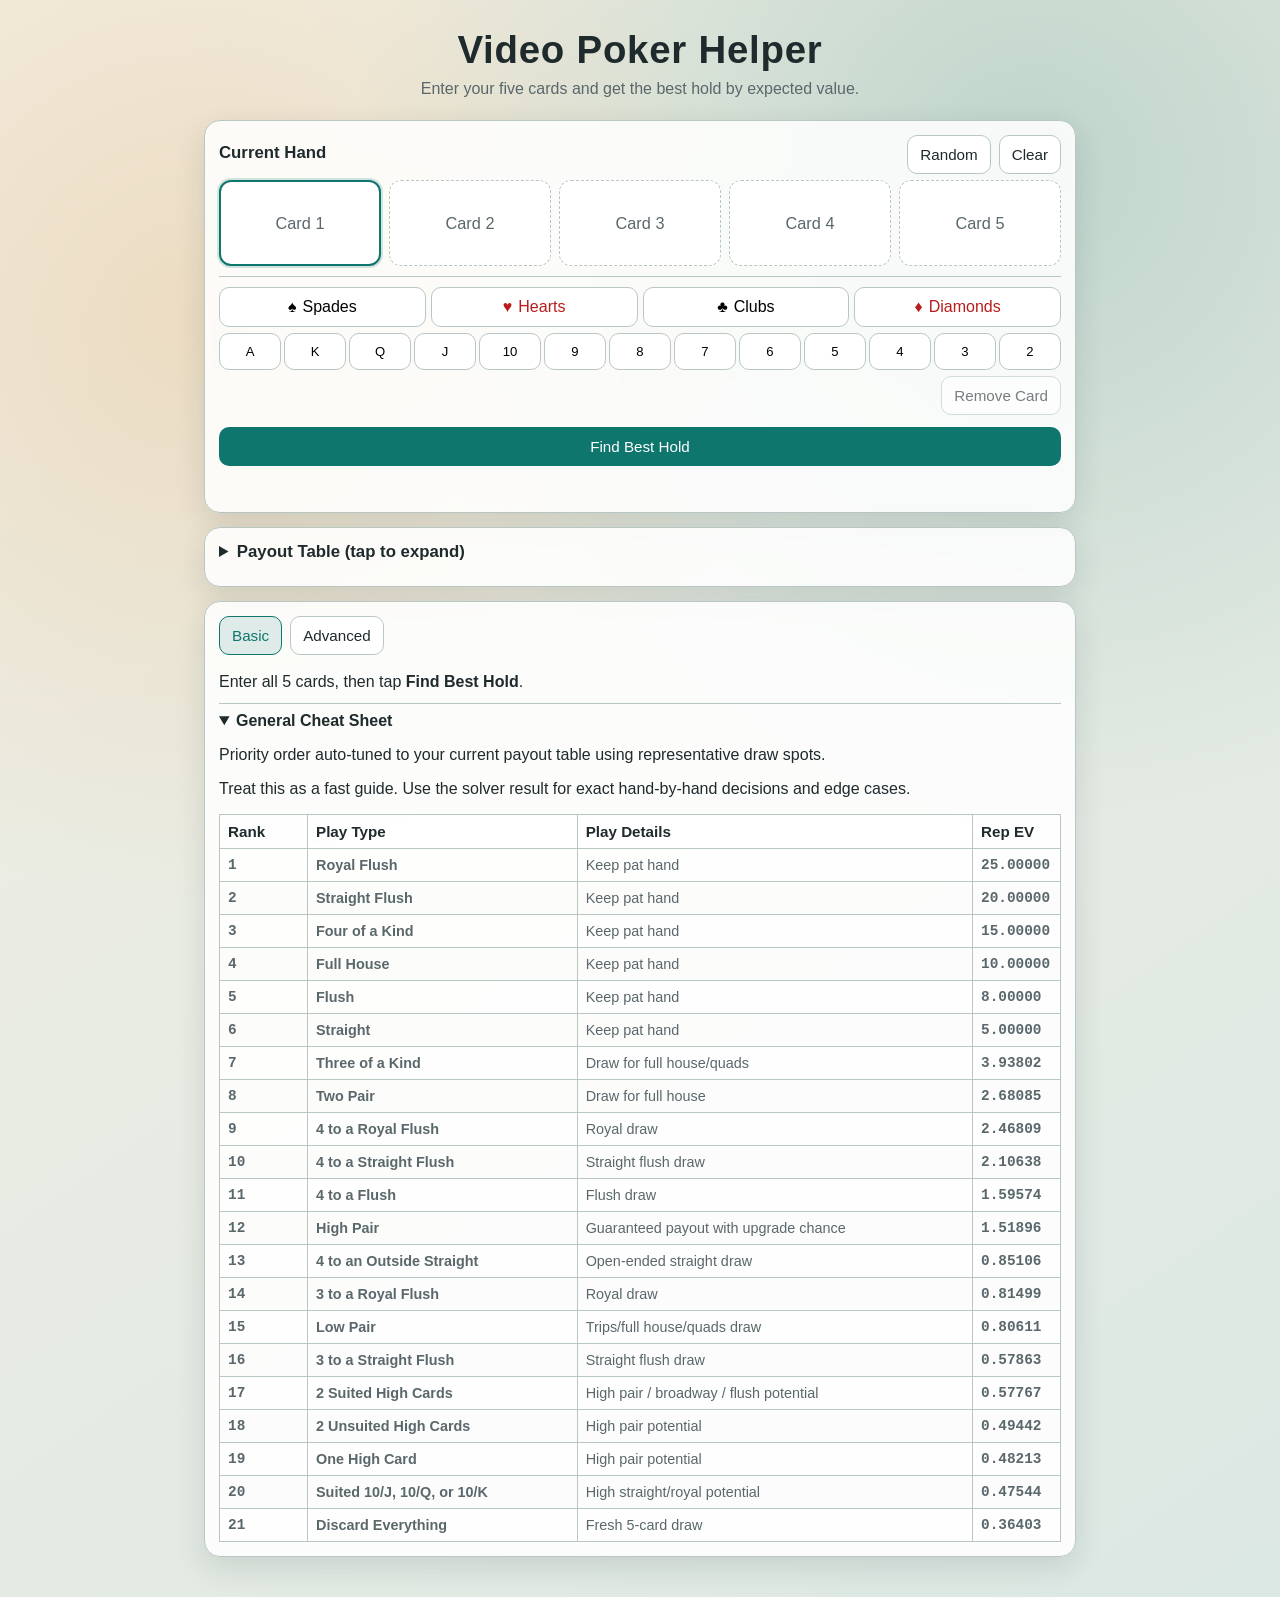
<file: index.html>
<!DOCTYPE html>
<html lang="en">

<head>
    <meta charset="UTF-8">
    <meta name="viewport" content="width=device-width, initial-scale=1.0">
    <meta name="theme-color" content="#2dd4bf">
    <title>Video Poker Helper</title>
    <link rel="manifest" href="manifest.json">
    <link rel="stylesheet" href="styles.css">
</head>

<body>
    <main class="app">
        <header class="hero">
            <h1>Video Poker Helper</h1>
            <p>Enter your five cards and get the best hold by expected value.</p>
        </header>

        <section class="panel hand-panel">
            <div class="panel-head">
                <h2>Current Hand</h2>
                <div class="actions">
                    <button id="randomHandBtn" class="btn btn-secondary" type="button">Random</button>
                    <button id="clearHandBtn" class="btn btn-secondary" type="button">Clear</button>
                </div>
            </div>
            <div id="handSlots" class="hand-slots" aria-label="Five card hand"></div>
            <div id="inlinePicker" class="inline-picker" hidden>
                <div id="suitButtons" class="inline-suit-row"></div>
                <div id="rankButtons" class="inline-rank-row"></div>
                <div class="inline-picker-footer">
                    <p id="dialogError" class="error" aria-live="polite"></p>
                    <button type="button" id="removeCardBtn" class="btn btn-secondary">Remove Card</button>
                </div>
            </div>
            <button id="solveBtn" class="btn btn-primary" type="button">Find Best Hold</button>
            <p id="solveStatus" class="status" aria-live="polite"></p>
        </section>

        <section class="panel">
            <details class="paytable-details">
                <summary>Payout Table (tap to expand)</summary>
                <div class="paytable-wrap">
                    <table class="paytable-table">
                        <thead>
                            <tr>
                                <th>Hand</th>
                                <th>Multiplier</th>
                            </tr>
                        </thead>
                        <tbody id="paytable"></tbody>
                    </table>
                    <button id="applyPaytableBtn" class="btn btn-primary paytable-apply" type="button">Apply</button>
                </div>
            </details>
        </section>

        <section class="panel">
            <div class="strategy-toggle" role="group" aria-label="Strategy recommendation mode">
                <button id="strategyBasicBtn" class="btn btn-secondary toggle-btn active" type="button">Basic</button>
                <button id="strategyAdvancedBtn" class="btn btn-secondary toggle-btn" type="button">Advanced</button>
            </div>
            <div id="result" class="result">
                <p>Enter all 5 cards, then tap <strong>Find Best Hold</strong>.</p>
            </div>
            <details class="cheat-details" id="cheatSheetBox">
                <summary>General Cheat Sheet</summary>
                <div id="cheatSheet" class="cheat-sheet">
                    <p>General strategy guidance loads here.</p>
                </div>
            </details>

            <details class="cheat-details" id="advancedCheatSheetBox">
                <summary>Advanced Cheat Sheet</summary>
                <div class="advanced-cheat-controls">
                    <button id="splitPatHandBtn" class="toggle-btn" type="button">Split Pat Hands</button>
                </div>
                <div class="advanced-cheat-wrap">
                    <table class="advanced-cheat-table" aria-label="Advanced strategy variation list">
                        <thead>
                            <tr>
                                <th>Rank</th>
                                <th>Play Type</th>
                                <th>Play Details</th>
                                <th>Rep EV</th>
                            </tr>
                        </thead>
                        <tbody id="advancedCheatSheet"></tbody>
                    </table>
                </div>
            </details>
        </section>
    </main>



    <script src="app.js"></script>
    <script>
        if ("serviceWorker" in navigator) {
            navigator.serviceWorker.register("./sw.js");
        }
    </script>
</body>

</html>
</file>
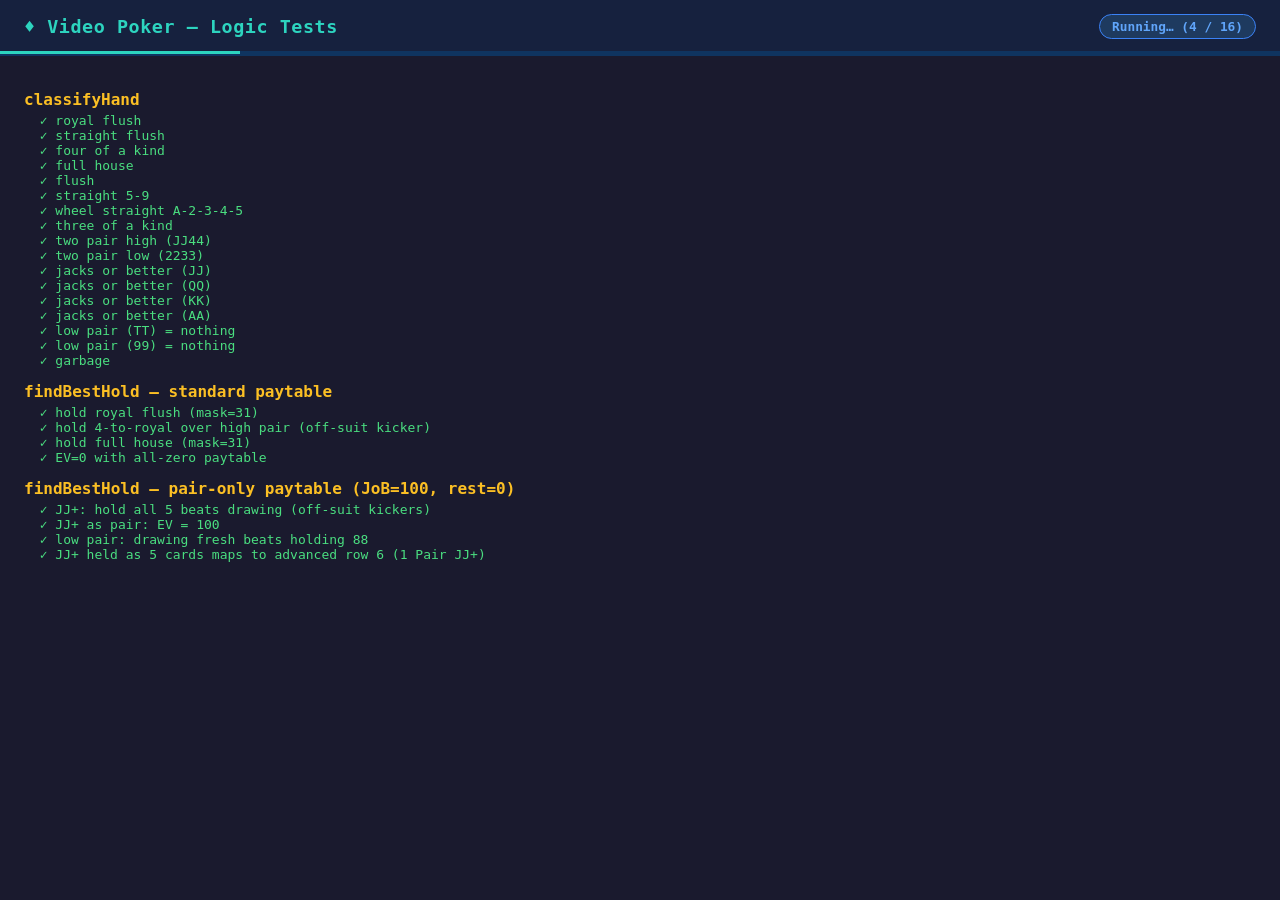
<file: test.html>
<!DOCTYPE html>
<html lang="en">

<head>
    <meta charset="UTF-8">
    <title>Video Poker Logic Tests</title>
    <style>
        *,
        *::before,
        *::after {
            box-sizing: border-box;
        }

        body {
            font-family: monospace;
            margin: 0;
            padding: 0;
            background: #1a1a2e;
            color: #eee;
        }

        /* ── Header bar ── */
        #test-header {
            position: sticky;
            top: 0;
            z-index: 10;
            background: #16213e;
            border-bottom: 2px solid #0f3460;
            padding: 14px 24px 0;
            display: flex;
            flex-direction: column;
            gap: 12px;
        }

        #test-header-row {
            display: flex;
            align-items: center;
            gap: 16px;
        }

        #test-header h1 {
            margin: 0;
            font-size: 1.15rem;
            font-weight: bold;
            color: #2dd4bf;
            letter-spacing: 0.03em;
            flex: 1;
        }

        #status-badge {
            font-size: 0.8rem;
            font-weight: bold;
            padding: 4px 12px;
            border-radius: 20px;
            white-space: nowrap;
        }

        #status-badge.running {
            background: #1e3a5f;
            color: #60a5fa;
            border: 1px solid #3b82f6;
            animation: pulse 1.2s ease-in-out infinite;
        }

        #status-badge.pass {
            background: #14532d;
            color: #4ade80;
            border: 1px solid #22c55e;
        }

        #status-badge.fail {
            background: #450a0a;
            color: #f87171;
            border: 1px solid #ef4444;
        }

        @keyframes pulse {

            0%,
            100% {
                opacity: 1;
            }

            50% {
                opacity: 0.55;
            }
        }

        #progress-bar-wrap {
            height: 3px;
            background: #0f3460;
            margin: 0 -24px;
        }

        #progress-bar {
            height: 100%;
            background: #2dd4bf;
            width: 0%;
            transition: width 0.15s ease;
        }

        /* ── Suite results ── */
        #output {
            padding: 20px 24px;
        }

        .suite {
            margin: 14px 0;
        }

        .suite-name {
            font-size: 1rem;
            font-weight: bold;
            color: #fbbf24;
            margin-bottom: 4px;
        }

        .pass {
            color: #4ade80;
        }

        .fail {
            color: #f87171;
            font-weight: bold;
        }

        .summary {
            margin-top: 20px;
            font-size: 1.1rem;
            font-weight: bold;
            border-top: 1px solid #333;
            padding-top: 12px;
        }

        pre {
            margin: 0;
        }
    </style>
</head>

<body>
    <!-- Minimal DOM stubs required by app.js init -->
    <div id="handSlots" hidden></div>
    <button id="solveBtn" hidden></button>
    <button id="clearHandBtn" hidden></button>
    <button id="randomHandBtn" hidden></button>
    <p id="solveStatus" hidden></p>
    <div id="result" hidden></div>
    <tbody id="paytable" hidden></tbody>
    <div id="cheatSheet" hidden></div>
    <tbody id="advancedCheatSheet" hidden></tbody>
    <details id="cheatSheetBox" hidden>
        <summary></summary>
    </details>
    <details id="advancedCheatSheetBox" hidden>
        <summary></summary>
    </details>
    <button id="strategyBasicBtn" class="toggle-btn active" hidden></button>
    <button id="strategyAdvancedBtn" class="toggle-btn" hidden></button>
    <button id="applyPaytableBtn" hidden></button>
    <div id="inlinePicker" hidden></div>
    <div id="suitButtons" hidden></div>
    <div id="rankButtons" hidden></div>
    <p id="dialogError" hidden></p>
    <button id="removeCardBtn" hidden></button>

    <div id="test-header">
        <div id="test-header-row">
            <h1>&#9830; Video Poker — Logic Tests</h1>
            <span id="status-badge" class="running">Running…</span>
        </div>
        <div id="progress-bar-wrap">
            <div id="progress-bar"></div>
        </div>
    </div>

    <div id="output"></div>

    <script src="app.js"></script>
    <script>
        // ─── Mini test runner ───────────────────────────────────────────────────────
        const results = { pass: 0, fail: 0, suites: [] };
        let currentSuite = null;
        const pendingSuites = [];   // suites are queued here, not run immediately

        function escHtml(str) {
            return String(str).replace(/&/g, "&amp;").replace(/</g, "&lt;").replace(/>/g, "&gt;");
        }

        function suite(name, fn) {
            pendingSuites.push({ name, fn });
        }

        function test(desc, fn) {
            currentSuite.pending.push({ desc, fn });
        }

        function assert(cond, msg) {
            if (!cond) throw new Error(msg || "Assertion failed");
        }

        function assertEqual(a, b, msg) {
            if (a !== b) throw new Error(msg || `Expected ${JSON.stringify(b)}, got ${JSON.stringify(a)}`);
        }

        // Tight tolerance for exact holds (no draws), looser for draw EV accumulation
        function assertClose(a, b, tol = 1e-6, msg) {
            if (Math.abs(a - b) > tol) throw new Error(msg || `Expected ~${b}, got ${a} (diff ${Math.abs(a - b)})`);
        }

        // ─── Paytable constants ─────────────────────────────────────────────────────
        const S = (r, s) => ({ rank: r, suit: s });
        const STANDARD = { royal_flush: 800, straight_flush: 50, four_kind: 25, full_house: 9, flush: 6, straight: 4, three_kind: 3, two_pair: 2, jacks_or_better: 1 };
        const PAIR_ONLY = { royal_flush: 0, straight_flush: 0, four_kind: 0, full_house: 0, flush: 0, straight: 0, three_kind: 0, two_pair: 0, jacks_or_better: 100 };
        const ALL_ZERO = { royal_flush: 0, straight_flush: 0, four_kind: 0, full_house: 0, flush: 0, straight: 0, three_kind: 0, two_pair: 0, jacks_or_better: 0 };
        const ALL_NEG = { royal_flush: -10, straight_flush: -5, four_kind: -3, full_house: -2, flush: -2, straight: -1, three_kind: -1, two_pair: -1, jacks_or_better: -1 };

        // ─── classifyHand ───────────────────────────────────────────────────────────
        suite("classifyHand", () => {
            test("royal flush", () => assertEqual(classifyHand([S(14, "S"), S(13, "S"), S(12, "S"), S(11, "S"), S(10, "S")]), "royal_flush"));
            test("straight flush", () => assertEqual(classifyHand([S(9, "S"), S(8, "S"), S(7, "S"), S(6, "S"), S(5, "S")]), "straight_flush"));
            test("four of a kind", () => assertEqual(classifyHand([S(9, "S"), S(9, "H"), S(9, "D"), S(9, "C"), S(2, "S")]), "four_kind"));
            test("full house", () => assertEqual(classifyHand([S(10, "S"), S(10, "H"), S(10, "D"), S(3, "C"), S(3, "S")]), "full_house"));
            test("flush", () => assertEqual(classifyHand([S(14, "S"), S(11, "S"), S(8, "S"), S(5, "S"), S(2, "S")]), "flush"));
            test("straight 5-9", () => assertEqual(classifyHand([S(9, "S"), S(8, "H"), S(7, "D"), S(6, "C"), S(5, "S")]), "straight"));
            test("wheel straight A-2-3-4-5", () => assertEqual(classifyHand([S(14, "S"), S(2, "H"), S(3, "D"), S(4, "C"), S(5, "S")]), "straight"));
            test("three of a kind", () => assertEqual(classifyHand([S(7, "S"), S(7, "H"), S(7, "D"), S(13, "C"), S(2, "S")]), "three_kind"));
            test("two pair high (JJ44)", () => assertEqual(classifyHand([S(11, "S"), S(11, "H"), S(4, "D"), S(4, "C"), S(2, "S")]), "two_pair"));
            test("two pair low (2233)", () => assertEqual(classifyHand([S(2, "S"), S(2, "H"), S(3, "D"), S(3, "C"), S(7, "S")]), "two_pair"));
            test("jacks or better (JJ)", () => assertEqual(classifyHand([S(11, "S"), S(11, "H"), S(8, "D"), S(5, "C"), S(2, "S")]), "jacks_or_better"));
            test("jacks or better (QQ)", () => assertEqual(classifyHand([S(12, "S"), S(12, "H"), S(8, "D"), S(5, "C"), S(2, "S")]), "jacks_or_better"));
            test("jacks or better (KK)", () => assertEqual(classifyHand([S(13, "S"), S(13, "H"), S(8, "D"), S(5, "C"), S(2, "S")]), "jacks_or_better"));
            test("jacks or better (AA)", () => assertEqual(classifyHand([S(14, "S"), S(14, "H"), S(8, "D"), S(5, "C"), S(2, "S")]), "jacks_or_better"));
            test("low pair (TT) = nothing", () => assertEqual(classifyHand([S(10, "S"), S(10, "H"), S(8, "D"), S(5, "C"), S(2, "S")]), "nothing"));
            test("low pair (99) = nothing", () => assertEqual(classifyHand([S(9, "S"), S(9, "H"), S(8, "D"), S(5, "C"), S(2, "S")]), "nothing"));
            test("garbage", () => assertEqual(classifyHand([S(14, "S"), S(11, "H"), S(8, "D"), S(5, "C"), S(2, "S")]), "nothing"));
        });

        // ─── findBestHold — standard paytable ───────────────────────────────────────
        suite("findBestHold — standard paytable", () => {
            test("hold royal flush (mask=31)", () => {
                const h = [S(14, "S"), S(13, "S"), S(12, "S"), S(11, "S"), S(10, "S")];
                assertEqual(findBestHold(h, STANDARD).mask, 31);
            });
            test("hold 4-to-royal over high pair (off-suit kicker)", () => {
                // As Ks Qs Js 2c — kicker is clubs so no flush/straight confusion
                const h = [S(14, "S"), S(13, "S"), S(12, "S"), S(11, "S"), S(2, "C")];
                assertEqual(findBestHold(h, STANDARD).mask, 15, "hold first 4 cards (mask=15)");
            });
            test("hold full house (mask=31)", () => {
                const h = [S(10, "S"), S(10, "H"), S(10, "D"), S(3, "C"), S(3, "S")];
                assertEqual(findBestHold(h, STANDARD).mask, 31);
            });
            test("EV=0 with all-zero paytable", () => {
                const h = [S(2, "C"), S(4, "H"), S(6, "S"), S(8, "D"), S(10, "H")];
                assertClose(findBestHold(h, ALL_ZERO).ev, 0, 1e-9);
            });
        });

        // ─── findBestHold — pair-only paytable ─────────────────────────────────────
        suite("findBestHold — pair-only paytable (JoB=100, rest=0)", () => {
            test("JJ+: hold all 5 beats drawing (off-suit kickers)", () => {
                // QQ + off-suit low kickers — no royal draw possible
                const h = [S(12, "S"), S(12, "H"), S(7, "D"), S(3, "C"), S(2, "D")];
                assertEqual(findBestHold(h, PAIR_ONLY).mask, 31, "hold all 5 for guaranteed JoB");
            });
            test("JJ+ as pair: EV = 100", () => {
                const h = [S(11, "S"), S(11, "H"), S(8, "D"), S(5, "C"), S(2, "S")];
                assertClose(findBestHold(h, PAIR_ONLY).ev, 100, 1e-9);
            });
            test("low pair: drawing fresh beats holding 88", () => {
                const cards = [S(8, "S"), S(8, "H"), S(3, "D"), S(5, "C"), S(2, "C")];
                const holdPairEv = evaluateSpecificHold(cards, 3, PAIR_ONLY);
                const drawAllEv = evaluateSpecificHold(cards, 0, PAIR_ONLY);
                assert(drawAllEv > holdPairEv, `draw all (${drawAllEv.toFixed(5)}) should beat hold 88 (${holdPairEv.toFixed(5)})`);
            });
            test("JJ+ held as 5 cards maps to advanced row 6 (1 Pair JJ+)", () => {
                const held = [S(11, "S"), S(11, "H"), S(8, "D"), S(5, "C"), S(2, "C")];
                assertEqual(findAdvancedRowIndexForHeld(held, held), 6);
            });
        });

        // ─── findBestHold — negative paytable ──────────────────────────────────────
        suite("findBestHold — all-negative paytable", () => {
            test("EV is non-positive for any hold", () => {
                const h = [S(14, "S"), S(13, "S"), S(12, "S"), S(11, "S"), S(10, "S")];
                const best = findBestHold(h, ALL_NEG);
                assert(best.ev <= 0, `EV (${best.ev}) should be <= 0 with all-negative paytable`);
            });
            test("discard all (mask=0) has negative EV with all-negative paytable", () => {
                const h = [S(2, "C"), S(4, "H"), S(6, "S"), S(8, "D"), S(10, "H")];
                const ev = evaluateSpecificHold(h, 0, ALL_NEG);
                assert(ev < 0, `discard-all EV (${ev}) should be < 0 — fresh draws still hit classified hands`);
            });
            test("solver never recommends holding a 5-card made hand with all-negative", () => {
                // Royal flush held = -10; discard-all EV is slightly negative but > -10
                const h = [S(14, "S"), S(13, "S"), S(12, "S"), S(11, "S"), S(10, "S")];
                const best = findBestHold(h, ALL_NEG);
                assert(best.mask !== 31, "should not hold all 5 with negative royal payout");
            });
        });

        // ─── findBestHold — mixed positive/negative paytables ──────────────────────
        // Two distinct mixed structures:
        //   FH_NEG_2P_POS  — two_pair=2, full_house=-20, rest=0
        //   TRIPS_NEG_HP_POS — jacks_or_better=5, three_kind=-5, rest=0
        const FH_NEG_2P_POS = { royal_flush: 0, straight_flush: 0, four_kind: 0, full_house: -20, flush: 0, straight: 0, three_kind: 0, two_pair: 2, jacks_or_better: 0 };
        const TRIPS_NEG_HP_POS = { royal_flush: 0, straight_flush: 0, four_kind: 0, full_house: 0, flush: 0, straight: 0, three_kind: -5, two_pair: 0, jacks_or_better: 5 };

        suite("findBestHold — full_house negative, two_pair positive", () => {
            test("hold all 5 (two pair) beats drawing 1 when full house is -20", () => {
                // JJ44 2: hold all 5 = guaranteed +2; draw 1 can hit FH(-20)
                const h = [S(11, "S"), S(11, "H"), S(4, "D"), S(4, "C"), S(2, "S")];
                const evHoldAll = evaluateSpecificHold(h, 31, FH_NEG_2P_POS);
                const evDraw1 = evaluateSpecificHold(h, 15, FH_NEG_2P_POS);
                assert(evHoldAll > evDraw1, `hold all (${evHoldAll.toFixed(5)}) should beat draw-1 (${evDraw1.toFixed(5)})`);
            });
            test("findBestHold picks mask=31 (preserve two pair) when full house is -20", () => {
                const h = [S(11, "S"), S(11, "H"), S(4, "D"), S(4, "C"), S(2, "S")];
                assertEqual(findBestHold(h, FH_NEG_2P_POS).mask, 31);
            });
            test("hold all 5 (two pair) EV = 2 exactly", () => {
                const h = [S(11, "S"), S(11, "H"), S(4, "D"), S(4, "C"), S(2, "S")];
                assertClose(evaluateSpecificHold(h, 31, FH_NEG_2P_POS), 2, 1e-9);
            });
            test("draw-1 from two pair has EV < 2 because full house draws subtract", () => {
                const h = [S(11, "S"), S(11, "H"), S(4, "D"), S(4, "C"), S(2, "S")];
                assert(evaluateSpecificHold(h, 15, FH_NEG_2P_POS) < 2, "draw-1 risks -20 full house");
            });
        });

        suite("findBestHold — three_kind negative, high_pair positive", () => {
            test("hold all 5 (JoB) beats drawing 3 when trips is -5", () => {
                // JJ 234 offsuit: hold all 5 = guaranteed JoB=5; drawing 3 risks trips(-5)
                const h = [S(11, "S"), S(11, "H"), S(2, "D"), S(3, "C"), S(4, "S")];
                const evHoldAll = evaluateSpecificHold(h, 31, TRIPS_NEG_HP_POS);
                const evDraw3 = evaluateSpecificHold(h, 3, TRIPS_NEG_HP_POS);
                assert(evHoldAll > evDraw3, `hold all (${evHoldAll.toFixed(5)}) should beat draw-3 (${evDraw3.toFixed(5)})`);
            });
            test("findBestHold picks mask=31 (preserve JoB) when trips is -5", () => {
                const h = [S(11, "S"), S(11, "H"), S(2, "D"), S(3, "C"), S(4, "S")];
                assertEqual(findBestHold(h, TRIPS_NEG_HP_POS).mask, 31);
            });
            test("hold all 5 (JoB) EV = 5 exactly", () => {
                const h = [S(11, "S"), S(11, "H"), S(2, "D"), S(3, "C"), S(4, "S")];
                assertClose(evaluateSpecificHold(h, 31, TRIPS_NEG_HP_POS), 5, 1e-9);
            });
            test("drawing into trips lowers EV below 5", () => {
                // Trips EV from holding 3-of-a-kind hand and drawing 2
                const h = [S(11, "S"), S(11, "H"), S(11, "D"), S(3, "C"), S(4, "S")];
                // hold all 3 (mask=7), draw 2: some draws upgrade to FH(0) or quads(0),
                // most keep trips(-5). Must be < 5.
                assert(evaluateSpecificHold(h, 7, TRIPS_NEG_HP_POS) < 5, "trips draw EV should be < 5");
            });
            test("held 5-card trips (-5) is worse than guaranteed JoB (+5)", () => {
                const trips = [S(11, "S"), S(11, "H"), S(11, "D"), S(3, "C"), S(4, "S")];
                const job = [S(11, "S"), S(11, "H"), S(2, "D"), S(3, "C"), S(4, "S")];
                assert(
                    evaluateSpecificHold(trips, 31, TRIPS_NEG_HP_POS) < evaluateSpecificHold(job, 31, TRIPS_NEG_HP_POS),
                    "5-card trips(-5) < 5-card JoB(+5)"
                );
            });
        });

        // ─── findBasicRowIndexForHeld ───────────────────────────────────────────────
        suite("findBasicRowIndexForHeld", () => {
            const bas = (held, full) => findBasicRowIndexForHeld(held, full || held);

            // n=5 — every made hand must map to its STRATEGY_PATTERNS index
            test("royal flush → 0", () => assertEqual(bas([S(14, "S"), S(13, "S"), S(12, "S"), S(11, "S"), S(10, "S")]), 0));
            test("straight flush → 1", () => assertEqual(bas([S(9, "S"), S(8, "S"), S(7, "S"), S(6, "S"), S(5, "S")]), 1));
            test("four of a kind → 2", () => assertEqual(bas([S(9, "S"), S(9, "H"), S(9, "D"), S(9, "C"), S(2, "S")]), 2));
            test("full house → 4", () => assertEqual(bas([S(10, "S"), S(10, "H"), S(10, "D"), S(3, "C"), S(3, "S")]), 4));
            test("flush → 5", () => assertEqual(bas([S(14, "S"), S(11, "S"), S(8, "S"), S(5, "S"), S(2, "S")]), 5));
            test("straight → 6", () => assertEqual(bas([S(9, "S"), S(8, "H"), S(7, "D"), S(6, "C"), S(5, "S")]), 6));
            test("three of a kind → 7", () => assertEqual(bas([S(7, "S"), S(7, "H"), S(7, "D"), S(13, "C"), S(2, "S")]), 7));
            test("two pair → 9", () => assertEqual(bas([S(11, "S"), S(11, "H"), S(4, "D"), S(4, "C"), S(2, "S")]), 9));
            test("jacks or better → 10", () => assertEqual(bas([S(11, "S"), S(11, "H"), S(8, "D"), S(5, "C"), S(2, "S")]), 10));

            // n=4 — draw patterns
            test("4-to-royal → 3", () => {
                const held = [S(14, "S"), S(13, "S"), S(12, "S"), S(11, "S")];
                assertEqual(bas(held, [...held, S(2, "D")]), 3);
            });
            test("4-to-SF → 8", () => {
                const held = [S(9, "S"), S(8, "S"), S(7, "S"), S(5, "S")];
                assertEqual(bas(held, [...held, S(2, "C")]), 8);
            });
            test("4-to-flush → 12", () => {
                const held = [S(9, "S"), S(6, "S"), S(4, "S"), S(2, "S")];
                assertEqual(bas(held, [...held, S(3, "C")]), 12);
            });
            test("4-to-open-straight → 14", () => {
                const held = [S(6, "S"), S(7, "H"), S(8, "D"), S(9, "C")];
                assertEqual(bas(held, [...held, S(2, "S")]), 14);
            });
            test("two pair (4 cards) → 9", () => {
                const held = [S(11, "S"), S(11, "H"), S(4, "D"), S(4, "C")];
                assertEqual(bas(held, [...held, S(2, "S")]), 9);
            });
            test("n=4 trips + kicker (AAA+K) from quads hand → 7 (Three of a Kind) [regression]", () => {
                // Holding 3 aces + kicker from AAAA+K — should still be Three of a Kind
                const fullHand = [S(14, "S"), S(14, "H"), S(14, "D"), S(14, "C"), S(13, "S")];
                const held = [S(14, "S"), S(14, "H"), S(14, "D"), S(13, "S")];
                assertEqual(bas(held, fullHand), 7);
            });
            test("n=4 high pair + kickers (AA+KQ) from 3-ace hand → 10 (High Pair) [regression]", () => {
                // Solver drops 3rd ace; held AA+KQ should map to High Pair
                const fullHand = [S(14, "S"), S(14, "H"), S(14, "D"), S(13, "C"), S(12, "S")];
                const held = [S(14, "S"), S(14, "H"), S(13, "C"), S(12, "S")];
                assertEqual(bas(held, fullHand), 10);
            });
            test("n=4 low pair + kickers (88+KQ) from 3-of-a-kind hand → 13 (Low Pair) [regression]", () => {
                const fullHand = [S(8, "S"), S(8, "H"), S(8, "D"), S(13, "C"), S(12, "S")];
                const held = [S(8, "S"), S(8, "H"), S(13, "C"), S(12, "S")];
                assertEqual(bas(held, fullHand), 13);
            });
            test("n=4 two pair from full house (AAKK from AAAKK) → 9 (Two Pair) [regression]", () => {
                // Full house AAAKK — holding AAKK should be two pair
                const fullHand = [S(14, "S"), S(14, "H"), S(14, "D"), S(13, "C"), S(13, "S")];
                const held = [S(14, "S"), S(14, "H"), S(13, "C"), S(13, "S")];
                assertEqual(bas(held, fullHand), 9);
            });

            // n=3 — trips / 3-to-royal / 3-to-SF / pair+kicker
            test("3 trips held (n=3) → 7", () => {
                const held = [S(7, "S"), S(7, "H"), S(7, "D")];
                assertEqual(bas(held, [...held, S(3, "C"), S(2, "S")]), 7);
            });
            test("n=3 trips held from a quads hand (AAA from AAAK) → 7 [regression]", () => {
                const fullHand = [S(14, "S"), S(14, "H"), S(14, "D"), S(14, "C"), S(13, "S")];
                const held = [S(14, "S"), S(14, "H"), S(14, "D")];
                assertEqual(bas(held, fullHand), 7);
            });
            test("n=3 high pair + kicker (KK+J) → 10 (High Pair) [regression]", () => {
                // KK+J held from JJJKK — kicker retained to avoid full house risk
                const fullHand = [S(11, "S"), S(11, "H"), S(11, "D"), S(13, "C"), S(13, "S")];
                const held = [S(13, "C"), S(13, "S"), S(11, "S")];
                assertEqual(bas(held, fullHand), 10);
            });
            test("n=3 high pair + kicker (JJ+K) → 10 (High Pair)", () => {
                const held = [S(11, "S"), S(11, "H"), S(13, "D")];
                assertEqual(bas(held, [...held, S(5, "C"), S(2, "S")]), 10);
            });
            test("n=3 low pair + kicker (88+K) → 13 (Low Pair)", () => {
                const held = [S(8, "S"), S(8, "H"), S(13, "D")];
                assertEqual(bas(held, [...held, S(5, "C"), S(2, "S")]), 13);
            });
            test("n=3 pair+kicker doesn't override trips check (AAA → 7 not 10)", () => {
                const held = [S(14, "S"), S(14, "H"), S(14, "D")];
                assertEqual(bas(held, [...held, S(5, "C"), S(2, "S")]), 7);
            });
            test("n=3 pair+kicker doesn't override 3-to-royal (AKQ suited → 11 not 10)", () => {
                // AA♠K wouldn't be suited but AKQ all spades has no pair — just verifying priority
                const held = [S(14, "S"), S(13, "S"), S(12, "S")];
                assertEqual(bas(held, [...held, S(5, "C"), S(2, "D")]), 11);
            });
            test("3-to-royal AKQ suited (n=3) → 11", () => {
                const held = [S(14, "S"), S(13, "S"), S(12, "S")];
                assertEqual(bas(held, [...held, S(5, "C"), S(2, "D")]), 11);
            });
            test("3-to-SF gapless 789 suited (n=3) → 16", () => {
                const held = [S(7, "S"), S(8, "S"), S(9, "S")];
                assertEqual(bas(held, [...held, S(2, "D"), S(4, "C")]), 16);
            });

            // n=2 — pair / suited / unsuited high
            test("high pair JJ → 10", () => {
                const held = [S(11, "S"), S(11, "H")];
                assertEqual(bas(held, [...held, S(8, "D"), S(5, "C"), S(2, "S")]), 10);
            });
            test("n=2 high pair AA held from 3-ace hand → 10 (High Pair) [regression]", () => {
                const fullHand = [S(14, "S"), S(14, "H"), S(14, "D"), S(13, "C"), S(12, "S")];
                const held = [S(14, "S"), S(14, "H")];
                assertEqual(bas(held, fullHand), 10);
            });
            test("n=2 high pair JJ held from trips JJJ hand → 10 (High Pair) [regression]", () => {
                const fullHand = [S(11, "S"), S(11, "H"), S(11, "D"), S(8, "C"), S(5, "S")];
                const held = [S(11, "S"), S(11, "H")];
                assertEqual(bas(held, fullHand), 10);
            });
            test("low pair 88 → 13", () => {
                const held = [S(8, "S"), S(8, "H")];
                assertEqual(bas(held, [...held, S(13, "D"), S(5, "C"), S(2, "S")]), 13);
            });
            test("n=2 low pair 88 held from trips 888 hand → 13 (Low Pair) [regression]", () => {
                const fullHand = [S(8, "S"), S(8, "H"), S(8, "D"), S(13, "C"), S(5, "S")];
                const held = [S(8, "S"), S(8, "H")];
                assertEqual(bas(held, fullHand), 13);
            });
            test("2 suited high cards (JQ suited) → 15", () => {
                const held = [S(11, "S"), S(12, "S")];
                assertEqual(bas(held, [...held, S(7, "D"), S(4, "C"), S(2, "H")]), 15);
            });
            test("suited 10/J → 18", () => {
                const held = [S(10, "S"), S(11, "S")];
                assertEqual(bas(held, [...held, S(7, "D"), S(4, "C"), S(2, "H")]), 18);
            });
            test("2 unsuited high cards (JQ off-suit) → 17", () => {
                const held = [S(11, "S"), S(12, "H")];
                assertEqual(bas(held, [...held, S(7, "D"), S(4, "C"), S(2, "D")]), 17);
            });

            // n=1 and n=0
            test("single high card (A) → 19", () => assertEqual(bas([S(14, "S")], [S(14, "S"), S(9, "H"), S(7, "D"), S(4, "C"), S(2, "S")]), 19));
            test("discard all → 20", () => assertEqual(bas([]), 20));
        });

        // ─── Cheat sheet row ordering — mixed paytables ─────────────────────────────
        suite("Cheat sheet EV ordering — two_pair+, full_house–", () => {
            // FH_NEG_2P_POS defined in scope above
            test("Two Pair row ranks above Three of a Kind row", () => {
                Object.assign(paytable, FH_NEG_2P_POS);
                ensureTunedStrategyOrder(true);
                const tp = tunedStrategyOrder.findIndex(r => r.label === "Two Pair");
                const tok = tunedStrategyOrder.findIndex(r => r.label === "Three of a Kind");
                assert(tp !== -1 && tok !== -1, "both rows must exist");
                assert(tp < tok, `Two Pair (rank ${tp + 1}) should beat Three of a Kind (rank ${tok + 1}) when FH is -20`);
            });
            test("Full House row has EV = -20", () => {
                Object.assign(paytable, FH_NEG_2P_POS);
                ensureTunedStrategyOrder(true);
                const fh = tunedStrategyOrder.find(r => r.label === "Full House");
                assert(fh, "Full House row must exist");
                assertClose(fh.ev, -20, 1e-9);
            });
            test("Two Pair row EV = 2 (guaranteed hold-all-5)", () => {
                Object.assign(paytable, FH_NEG_2P_POS);
                ensureTunedStrategyOrder(true);
                const tp = tunedStrategyOrder.find(r => r.label === "Two Pair");
                assertClose(tp.ev, 2, 1e-6);
            });
            test("findBasicRowIndexForHeld maps 5-card two pair to row 9 (Two Pair pattern)", () => {
                const h = [S(11, "S"), S(11, "H"), S(4, "D"), S(4, "C"), S(2, "S")];
                assertEqual(findBasicRowIndexForHeld(h, h), 9);
            });
            test("findAdvancedRowIndexForHeld maps 5-card two pair to row 2 (2 Pair)", () => {
                const h = [S(11, "S"), S(11, "H"), S(4, "D"), S(4, "C"), S(2, "S")];
                assertEqual(findAdvancedRowIndexForHeld(h, h), 2);
            });
        });

        suite("Cheat sheet EV ordering — high_pair+, three_kind–", () => {
            // TRIPS_NEG_HP_POS defined in scope above
            test("High Pair row ranks above Three of a Kind row", () => {
                Object.assign(paytable, TRIPS_NEG_HP_POS);
                ensureTunedStrategyOrder(true);
                const hp = tunedStrategyOrder.findIndex(r => r.label === "High Pair");
                const tok = tunedStrategyOrder.findIndex(r => r.label === "Three of a Kind");
                assert(hp !== -1 && tok !== -1, "both rows must exist");
                assert(hp < tok, `High Pair (rank ${hp + 1}) should beat Three of a Kind (rank ${tok + 1}) when trips is -5`);
            });
            test("Three of a Kind row EV < 0", () => {
                Object.assign(paytable, TRIPS_NEG_HP_POS);
                ensureTunedStrategyOrder(true);
                const tok = tunedStrategyOrder.find(r => r.label === "Three of a Kind");
                assert(tok.ev < 0, `Three of a Kind EV (${tok.ev.toFixed(5)}) should be negative`);
            });
            test("High Pair row EV = 5 (hold-all-5 exception wins)", () => {
                Object.assign(paytable, TRIPS_NEG_HP_POS);
                ensureTunedStrategyOrder(true);
                const hp = tunedStrategyOrder.find(r => r.label === "High Pair");
                assertClose(hp.ev, 5, 1e-6);
            });
            test("findBasicRowIndexForHeld maps 5-card trips to row 7 (Three of a Kind pattern)", () => {
                const h = [S(7, "S"), S(7, "H"), S(7, "D"), S(13, "C"), S(2, "S")];
                assertEqual(findBasicRowIndexForHeld(h, h), 7);
            });
            test("findAdvancedRowIndexForHeld maps 5-card trips to row 1 (3 of a Kind)", () => {
                const h = [S(7, "S"), S(7, "H"), S(7, "D"), S(13, "C"), S(2, "S")];
                assertEqual(findAdvancedRowIndexForHeld(h, h), 1);
            });
        });

        // ─── findAdvancedRowIndexForHeld ────────────────────────────────────────────
        suite("findAdvancedRowIndexForHeld", () => {
            const adv = (held, full) => findAdvancedRowIndexForHeld(held, full || held);

            // n=5
            test("5-card royal flush → row 0", () => assertEqual(adv([S(14, "S"), S(13, "S"), S(12, "S"), S(11, "S"), S(10, "S")]), 0));
            test("5-card straight flush → row 0", () => assertEqual(adv([S(9, "S"), S(8, "S"), S(7, "S"), S(6, "S"), S(5, "S")]), 0));
            test("5-card flush → row 0", () => assertEqual(adv([S(14, "S"), S(11, "S"), S(8, "S"), S(5, "S"), S(2, "S")]), 0));
            test("5-card straight → row 0", () => assertEqual(adv([S(9, "S"), S(8, "H"), S(7, "D"), S(6, "C"), S(5, "S")]), 0));
            test("5-card full house → row 0", () => assertEqual(adv([S(10, "S"), S(10, "H"), S(10, "D"), S(3, "C"), S(3, "S")]), 0));
            test("5-card trips → row 1", () => assertEqual(adv([S(7, "S"), S(7, "H"), S(7, "D"), S(13, "C"), S(2, "S")]), 1));
            test("5-card two pair → row 2", () => assertEqual(adv([S(11, "S"), S(11, "H"), S(4, "D"), S(4, "C"), S(2, "S")]), 2));
            test("5-card JoB (JJ) → row 6", () => assertEqual(adv([S(11, "S"), S(11, "H"), S(8, "D"), S(5, "C"), S(2, "S")]), 6));
            test("5-card JoB (AA) → row 6", () => assertEqual(adv([S(14, "S"), S(14, "H"), S(8, "D"), S(5, "C"), S(2, "S")]), 6));

            // n=4
            test("4-to-royal → row 3", () => {
                const held = [S(14, "S"), S(13, "S"), S(12, "S"), S(11, "S")];
                assertEqual(adv(held, [...held, S(2, "D")]), 3);
            });
            test("4-to-straight-flush → row 4", () => {
                const held = [S(9, "S"), S(8, "S"), S(7, "S"), S(5, "S")];
                assertEqual(adv(held, [...held, S(2, "C")]), 4);
            });
            test("4-to-flush (non-royal) → row 5", () => {
                const held = [S(9, "S"), S(6, "S"), S(4, "S"), S(2, "S")];
                assertEqual(adv(held, [...held, S(3, "C")]), 5);
            });
            test("4-to-open-straight 6789 → row 7", () => {
                const held = [S(6, "S"), S(7, "H"), S(8, "D"), S(9, "C")];
                assertEqual(adv(held, [...held, S(2, "S")]), 7);
            });
            test("n=4 held high pair + kickers (AA+QJ) → row 6 (1 Pair JJ+)", () => {
                // Regression: e.g. A♣A♠Q♠J♠ from a trips hand — should map to 1 Pair, not -1
                const held = [S(14, "C"), S(14, "S"), S(12, "S"), S(11, "S")];
                assertEqual(adv(held, [...held, S(14, "H")]), 6);
            });
            test("n=4 held low pair + kickers (88+52) → row 11 (1 Pair 22–99)", () => {
                const held = [S(8, "S"), S(8, "H"), S(5, "D"), S(3, "C")];
                assertEqual(adv(held, [...held, S(2, "S")]), 11);
            });
            test("n=4 trips + kicker (AAA+K) → row 1 (3 of a Kind) [regression: was -1]", () => {
                // Dropping one ace from AAA+KQ — held AAA+K should classify as trips
                const fullHand = [S(14, "S"), S(14, "H"), S(14, "D"), S(13, "C"), S(12, "S")];
                const held = [S(14, "S"), S(14, "H"), S(14, "D"), S(13, "C")];
                assertEqual(adv(held, fullHand), 1);
            });
            test("n=4 high pair + 2 kickers from 3-ace hand (AA+KQ) → row 6 (1 Pair JJ+) [regression: was -1]", () => {
                // Holding 2 aces from a 3-ace hand — should be 1 Pair JJ+
                const fullHand = [S(14, "S"), S(14, "H"), S(14, "D"), S(13, "C"), S(12, "S")];
                const held = [S(14, "S"), S(14, "H"), S(13, "C"), S(12, "S")];
                assertEqual(adv(held, fullHand), 6);
            });

            // n=2 pairs
            test("pair AA → row 6", () => { const h = [S(14, "S"), S(14, "H")]; assertEqual(adv(h, [...h, S(8, "D"), S(5, "C"), S(2, "S")]), 6); });
            test("pair JJ → row 6", () => { const h = [S(11, "S"), S(11, "H")]; assertEqual(adv(h, [...h, S(8, "D"), S(5, "C"), S(2, "S")]), 6); });
            test("pair TT → row 9", () => { const h = [S(10, "S"), S(10, "H")]; assertEqual(adv(h, [...h, S(8, "D"), S(5, "C"), S(2, "S")]), 9); });
            test("pair 88 → row 11", () => { const h = [S(8, "S"), S(8, "H")]; assertEqual(adv(h, [...h, S(13, "D"), S(5, "C"), S(2, "S")]), 11); });

            // n=2 suited broadway
            test("suited JQ → row 17", () => { const h = [S(11, "S"), S(12, "S")]; assertEqual(adv(h, [...h, S(7, "D"), S(4, "C"), S(2, "H")]), 17); });
            test("suited JK → row 17", () => { const h = [S(11, "S"), S(13, "S")]; assertEqual(adv(h, [...h, S(7, "D"), S(4, "C"), S(2, "H")]), 17); });
            test("suited QA → row 20", () => { const h = [S(12, "S"), S(14, "S")]; assertEqual(adv(h, [...h, S(7, "D"), S(4, "C"), S(2, "H")]), 20); });
            test("suited TJ → row 29", () => { const h = [S(10, "S"), S(11, "S")]; assertEqual(adv(h, [...h, S(7, "D"), S(4, "C"), S(2, "H")]), 29); });

            // n=2 unsuited broadway
            test("unsuited JQ → row 25", () => { const h = [S(11, "S"), S(12, "H")]; assertEqual(adv(h, [...h, S(7, "D"), S(4, "C"), S(2, "D")]), 25); });
            test("unsuited JK → row 27", () => { const h = [S(11, "S"), S(13, "H")]; assertEqual(adv(h, [...h, S(7, "D"), S(4, "C"), S(2, "D")]), 27); });
            test("unsuited QA → row 30", () => { const h = [S(12, "S"), S(14, "H")]; assertEqual(adv(h, [...h, S(7, "D"), S(4, "C"), S(2, "D")]), 30); });

            // n=3 — trips / suited draws / pair+kicker
            test("3 held trips (n=3) → row 1", () => {
                const held = [S(7, "S"), S(7, "H"), S(7, "D")];
                assertEqual(adv(held, [...held, S(3, "C"), S(2, "S")]), 1);
            });
            test("n=3 high pair + kicker KK+J (from JJJKK) → row 6 (1 Pair JJ+) [regression]", () => {
                const fullHand = [S(11, "S"), S(11, "H"), S(11, "D"), S(13, "C"), S(13, "S")];
                const held = [S(13, "C"), S(13, "S"), S(11, "S")];
                assertEqual(adv(held, fullHand), 6);
            });
            test("n=3 high pair + kicker JJ+K → row 6 (1 Pair JJ+)", () => {
                const held = [S(11, "S"), S(11, "H"), S(13, "D")];
                assertEqual(adv(held, [...held, S(5, "C"), S(2, "S")]), 6);
            });
            test("n=3 low pair + kicker 88+K → row 11 (1 Pair 22–99)", () => {
                const held = [S(8, "S"), S(8, "H"), S(13, "D")];
                assertEqual(adv(held, [...held, S(5, "C"), S(2, "S")]), 11);
            });
            test("n=3 pair+kicker TT+K → row 9 (1 Pair TT)", () => {
                const held = [S(10, "S"), S(10, "H"), S(13, "D")];
                assertEqual(adv(held, [...held, S(5, "C"), S(2, "S")]), 9);
            });
            test("n=3 pair+kicker doesn't override trips (AAA → row 1 not row 6)", () => {
                const held = [S(14, "S"), S(14, "H"), S(14, "D")];
                assertEqual(adv(held, [...held, S(5, "C"), S(2, "S")]), 1);
            });

            // n=3 suited draws
            test("3-to-royal TJQ → row 8", () => {
                const held = [S(10, "S"), S(11, "S"), S(12, "S")];
                assertEqual(adv(held, [...held, S(7, "D"), S(4, "C")]), 8);
            });
            test("3-to-royal JQK → row 8", () => {
                const held = [S(11, "S"), S(12, "S"), S(13, "S")];
                assertEqual(adv(held, [...held, S(7, "D"), S(4, "C")]), 8);
            });
            test("3-to-royal JKA → row 10", () => {
                const held = [S(11, "S"), S(13, "S"), S(14, "S")];
                assertEqual(adv(held, [...held, S(7, "D"), S(4, "C")]), 10);
            });
            test("3-to-SF gapless 789 → row 13", () => {
                const held = [S(7, "S"), S(8, "S"), S(9, "S")];
                assertEqual(adv(held, [...held, S(3, "D"), S(2, "C")]), 13);
            });

            // n=1
            test("single high card (A) → row 31", () => {
                assertEqual(adv([S(14, "S")], [S(14, "S"), S(9, "H"), S(7, "D"), S(4, "C"), S(2, "S")]), 31);
            });
            test("single high card (J) → row 31", () => {
                assertEqual(adv([S(11, "S")], [S(11, "S"), S(9, "H"), S(7, "D"), S(4, "C"), S(2, "S")]), 31);
            });

            // n=0
            test("discard all → row 34 (Garbage)", () => assertEqual(adv([]), 34));
        });

        // ─── EV ordering with pair-only paytable ───────────────────────────────────
        suite("Cheat sheet EV ordering — pair-only paytable", () => {
            test("High Pair sorts to top", () => {
                Object.assign(paytable, PAIR_ONLY);
                ensureTunedStrategyOrder(true);
                assertEqual(tunedStrategyOrder[0].label, "High Pair");
            });
            test("High Pair tuned EV = 100", () => {
                Object.assign(paytable, PAIR_ONLY);
                ensureTunedStrategyOrder(true);
                assertClose(tunedStrategyOrder[0].ev, 100, 1e-9);
            });
            test("High Pair EV > Discard Everything EV", () => {
                Object.assign(paytable, PAIR_ONLY);
                ensureTunedStrategyOrder(true);
                const highPair = tunedStrategyOrder.find(r => r.label === "High Pair");
                const discard = tunedStrategyOrder.find(r => r.label === "Discard Everything");
                assert(highPair && discard, "both rows must exist");
                assert(highPair.ev > discard.ev, `High Pair (${highPair.ev.toFixed(5)}) should exceed Discard (${discard.ev.toFixed(5)})`);
            });
        });

        // ─── Regression: 3-ace hand with high-pair-only paytable ───────────────────
        // The original bug: solver correctly holds AA (drops 3rd ace for best EV) but
        // the cheat sheet showed an "Exception" row instead of "1 Pair" / "High Pair".
        const HP_ONLY = { royal_flush: 0, straight_flush: 0, four_kind: 0, full_house: 0, flush: 0, straight: 0, three_kind: 0, two_pair: 0, jacks_or_better: 1 };
        suite("Regression — 3-ace hand with high-pair-only paytable (JoB=1, rest<=0)", () => {
            test("solver picks hold-2-aces over hold-3-aces when trips has lower EV", () => {
                const h = [S(14, "S"), S(14, "H"), S(14, "D"), S(13, "C"), S(12, "S")];
                const evThree = evaluateSpecificHold(h, 7, HP_ONLY);   // mask=7 = first 3 cards (AAA)
                const evTwo = evaluateSpecificHold(h, 3, HP_ONLY);   // mask=3 = first 2 cards (AA)
                assert(evTwo > evThree, `hold-2 EV (${evTwo.toFixed(5)}) must beat hold-3 EV (${evThree.toFixed(5)})`);
            });
            test("findBasicRowIndexForHeld: held AA from 3-ace hand → 10 (High Pair)", () => {
                const fullHand = [S(14, "S"), S(14, "H"), S(14, "D"), S(13, "C"), S(12, "S")];
                const held = [S(14, "S"), S(14, "H")];
                assertEqual(findBasicRowIndexForHeld(held, fullHand), 10);
            });
            test("findAdvancedRowIndexForHeld: held AA from 3-ace hand → row 6 (1 Pair JJ+)", () => {
                const fullHand = [S(14, "S"), S(14, "H"), S(14, "D"), S(13, "C"), S(12, "S")];
                const held = [S(14, "S"), S(14, "H")];
                assertEqual(findAdvancedRowIndexForHeld(held, fullHand), 6);
            });
            test("getBasicSuggestionForCurrentHand labels it High Pair (not exception)", () => {
                Object.assign(paytable, HP_ONLY);
                ensureTunedStrategyOrder(true);
                hand = [S(14, "S"), S(14, "H"), S(14, "D"), S(13, "C"), S(12, "S")];
                const suggestion = getBasicSuggestionForCurrentHand();
                assertEqual(suggestion.label, "High Pair", `Expected 'High Pair', got '${suggestion.label}'`);
            });
            test("getBasicSuggestionForCurrentHand best mask holds 4 cards (pair AA + 2 kickers)", () => {
                // Drop the 3rd ace and hold AA+KQ: drawing 1 card is far less likely to
                // land two-pair or trips (both pay 0) than drawing 3 from just AA.
                Object.assign(paytable, HP_ONLY);
                ensureTunedStrategyOrder(true);
                hand = [S(14, "S"), S(14, "H"), S(14, "D"), S(13, "C"), S(12, "S")];
                const suggestion = getBasicSuggestionForCurrentHand();
                const heldCount = [0, 1, 2, 3, 4].filter(i => (suggestion.mask >> i) & 1).length;
                assertEqual(heldCount, 4, `Expected mask to hold 4 cards (AA+KQ), holds ${heldCount}`);
            });
        });

        // ─── End-to-end: broken pat hands — full pipeline correctness ─────────────
        //
        // The fundamental question: for ANY paytable where the best hold is a structural
        // subset of a "pat" hand (dropping one card to avoid a negatively-valued category),
        // do BOTH cheat sheets classify the hold correctly WITHOUT triggering an exception?
        //
        // The approach is correct because classification is purely structure-based:
        //   - Holding AA (from AAA+KQ)   → "High Pair"    regardless of original context
        //   - Holding AAKK (from AAAKK)  → "Two Pair"     regardless of original context
        //   - Holding AAA+K (from AAAA+K) → "Three of a Kind" regardless of original context
        //
        // An exception fires only when the MASK chosen by the solver differs from the MASK
        // the chart's top-ranked row would suggest. After the structural classification fixes,
        // both should always agree for these cases.
        suite("End-to-end: broken pat hands — no cheat sheet exception", () => {
            function checkNoException(handCards, tbl, expectedBasicLabel, msg) {
                Object.assign(paytable, tbl);
                hand = handCards;
                ensureTunedStrategyOrder(true);
                recomputeAdvancedCheatRowEvs();
                const best = findBestHold(hand, paytable);
                const eps = 1e-9;

                // ── Basic chart ──────────────────────────────────────────────────
                const basicSugg = getBasicSuggestionForCurrentHand();
                const basicChoice = best.allChoices.find(c => c.mask === basicSugg.mask);
                const basicEv = basicChoice ? basicChoice.ev : best.ev;
                const isBasicExc = basicSugg.mask !== best.mask && (best.ev - basicEv) > eps;
                assert(!isBasicExc,
                    `${msg} [basic]: mask mismatch — solver mask ${best.mask} (EV ${best.ev.toFixed(5)}) vs chart mask ${basicSugg.mask} (EV ${basicEv.toFixed(5)}), gap ${(best.ev - basicEv).toFixed(7)}`);
                if (expectedBasicLabel) {
                    assertEqual(basicSugg.label, expectedBasicLabel,
                        `${msg} [basic label]: expected '${expectedBasicLabel}', got '${basicSugg.label}'`);
                }

                // ── Advanced chart ───────────────────────────────────────────────
                const advSugg = getAdvancedSuggestionForCurrentHand(best);
                const chartSugg = advSugg ? (advSugg.chartSuggestion || advSugg) : null;
                const chartMask = chartSugg ? chartSugg.mask : null;
                const chartChoice = chartMask != null ? best.allChoices.find(c => c.mask === chartMask) : null;
                const advEv = chartChoice ? chartChoice.ev : best.ev;
                // Row-equality suppression: same as renderResult — not an exception when
                // solver and chart agree on the row type (same sourceIndex), masks can differ.
                const sameRow = advSugg && advSugg.chartSuggestion
                    && advSugg.sourceIndex === advSugg.chartSuggestion.sourceIndex;
                const isAdvExc = Boolean(chartSugg && chartSugg.mask !== best.mask && (best.ev - advEv) > eps && !sameRow);
                assert(!isAdvExc,
                    `${msg} [advanced]: mask mismatch — solver mask ${best.mask} (EV ${best.ev.toFixed(5)}) vs chart mask ${chartMask} (EV ${advEv.toFixed(5)}), gap ${(best.ev - advEv).toFixed(7)}`);
            }

            // Trips → break to High Pair (JoB=1, everything else=0)
            const HP_ONLY_E2E = { royal_flush: 0, straight_flush: 0, four_kind: 0, full_house: 0, flush: 0, straight: 0, three_kind: 0, two_pair: 0, jacks_or_better: 1 };
            test("AAA+KQ (HP_ONLY): breaks to High Pair hold, no exception", () => {
                checkNoException(
                    [S(14, "S"), S(14, "H"), S(14, "D"), S(13, "C"), S(12, "S")],
                    HP_ONLY_E2E, "High Pair", "AAA+KQ with HP_ONLY"
                );
            });
            test("JJJ+KQ (HP_ONLY): breaks to High Pair hold, no exception", () => {
                checkNoException(
                    [S(11, "S"), S(11, "H"), S(11, "D"), S(13, "C"), S(12, "S")],
                    HP_ONLY_E2E, "High Pair", "JJJ+KQ with HP_ONLY"
                );
            });

            // Trips → break to High Pair (JoB positive, three_kind negative)
            test("JJJ+KQ (TRIPS_NEG_HP_POS): breaks to High Pair hold, no exception", () => {
                checkNoException(
                    [S(11, "S"), S(11, "H"), S(11, "D"), S(13, "C"), S(12, "S")],
                    TRIPS_NEG_HP_POS, "High Pair", "JJJ+KQ with TRIPS_NEG_HP_POS"
                );
            });
            test("AAA+KQ (TRIPS_NEG_HP_POS): breaks to High Pair hold, no exception", () => {
                checkNoException(
                    [S(14, "S"), S(14, "H"), S(14, "D"), S(13, "C"), S(12, "S")],
                    TRIPS_NEG_HP_POS, "High Pair", "AAA+KQ with TRIPS_NEG_HP_POS"
                );
            });

            // Full House → break to Two Pair (two_pair positive, full_house negative)
            test("AAAKK (FH_NEG_2P_POS): breaks to Two Pair hold, no exception", () => {
                checkNoException(
                    [S(14, "S"), S(14, "H"), S(14, "D"), S(13, "C"), S(13, "S")],
                    FH_NEG_2P_POS, "Two Pair", "AAAKK with FH_NEG_2P_POS"
                );
            });
            test("JJJKK (FH_NEG_2P_POS): breaks to Two Pair hold, no exception", () => {
                checkNoException(
                    [S(11, "S"), S(11, "H"), S(11, "D"), S(13, "C"), S(13, "S")],
                    FH_NEG_2P_POS, "Two Pair", "JJJKK with FH_NEG_2P_POS"
                );
            });

            // Full House → break to High Pair (full_house negative, JoB positive, two_pair=0)
            const FH_NEG_HP_POS = { royal_flush: 0, straight_flush: 0, four_kind: 0, full_house: -10, flush: 0, straight: 0, three_kind: 0, two_pair: 0, jacks_or_better: 5 };
            test("JJJKK (FH_NEG_HP_POS): breaks to High Pair hold, no exception", () => {
                checkNoException(
                    [S(11, "S"), S(11, "H"), S(11, "D"), S(13, "C"), S(13, "S")],
                    FH_NEG_HP_POS, "High Pair", "JJJKK with FH_NEG_HP_POS"
                );
            });

            // Quads → break to Trips (four_kind negative, three_kind positive)
            const QUADS_NEG_TRIPS_POS = { royal_flush: 0, straight_flush: 0, four_kind: -10, full_house: 0, flush: 0, straight: 0, three_kind: 5, two_pair: 0, jacks_or_better: 0 };
            test("AAAA+K (QUADS_NEG_TRIPS_POS): breaks to Three of a Kind hold, no exception", () => {
                checkNoException(
                    [S(14, "S"), S(14, "H"), S(14, "D"), S(14, "C"), S(13, "S")],
                    QUADS_NEG_TRIPS_POS, "Three of a Kind", "AAAA+K with QUADS_NEG_TRIPS_POS"
                );
            });

            // Same-row-different-mask: hold-all-5 with a pair ties with hold-2 draw.
            // The chart recommends "1 Pair" either way — no exception should fire.
            // Reproduces the J♠J♥9♠8♠7♠ / JoB=10, FH=10 screenshot bug.
            const JOB_HIGH_FH_HIGH = { royal_flush: 25, straight_flush: 0, four_kind: 15, full_house: 10, flush: 8, straight: 5, three_kind: 3, two_pair: 2, jacks_or_better: 10 };
            test("J♠J♥9♠8♠7♠ (JoB=10, FH=10): hold-all-5 ties hold-JJ; no exception (same row)", () => {
                checkNoException(
                    [S(11, "S"), S(11, "H"), S(9, "S"), S(8, "S"), S(7, "S")],
                    JOB_HIGH_FH_HIGH, "High Pair", "JJ987 with JOB_HIGH_FH_HIGH"
                );
            });
        });

        // ─── findAdvancedRowIndexForHeldSplit ───────────────────────────────────────
        suite("findAdvancedRowIndexForHeldSplit", () => {
            // Enable split mode for these tests, restore afterwards.
            let savedSplit;
            function setupSplit() { savedSplit = splitPatHand; splitPatHand = true; }
            function teardownSplit() { splitPatHand = savedSplit; }

            test("n=5 royal flush → row 0", () => {
                setupSplit();
                const h = [S(14, "S"), S(13, "S"), S(12, "S"), S(11, "S"), S(10, "S")];
                const r = findAdvancedRowIndexForHeldSplit(h);
                teardownSplit();
                assertEqual(r, 0);
            });
            test("n=5 straight flush → row 1", () => {
                setupSplit();
                const h = [S(9, "S"), S(8, "S"), S(7, "S"), S(6, "S"), S(5, "S")];
                const r = findAdvancedRowIndexForHeldSplit(h);
                teardownSplit();
                assertEqual(r, 1);
            });
            test("n=5 four of a kind → row 2", () => {
                setupSplit();
                const h = [S(9, "S"), S(9, "H"), S(9, "D"), S(9, "C"), S(2, "S")];
                const r = findAdvancedRowIndexForHeldSplit(h);
                teardownSplit();
                assertEqual(r, 2);
            });
            test("n=5 full house → row 3", () => {
                setupSplit();
                const h = [S(10, "S"), S(10, "H"), S(10, "D"), S(3, "C"), S(3, "S")];
                const r = findAdvancedRowIndexForHeldSplit(h);
                teardownSplit();
                assertEqual(r, 3);
            });
            test("n=5 flush → row 4", () => {
                setupSplit();
                const h = [S(14, "S"), S(11, "S"), S(8, "S"), S(5, "S"), S(2, "S")];
                const r = findAdvancedRowIndexForHeldSplit(h);
                teardownSplit();
                assertEqual(r, 4);
            });
            test("n=5 straight → row 5", () => {
                setupSplit();
                const h = [S(9, "S"), S(8, "H"), S(7, "D"), S(6, "C"), S(5, "S")];
                const r = findAdvancedRowIndexForHeldSplit(h);
                teardownSplit();
                assertEqual(r, 5);
            });
            test("n=5 JJ (jacks_or_better) → row 6+5=11 (1 Pair JJ+ in split)", () => {
                setupSplit();
                const h = [S(11, "S"), S(11, "H"), S(9, "D"), S(8, "C"), S(7, "S")];
                const r = findAdvancedRowIndexForHeldSplit(h);
                teardownSplit();
                assertEqual(r, 11); // base row 6 + 5
            });
            test("n=5 two pair → row 2+5=7 (2 Pair in split)", () => {
                setupSplit();
                const h = [S(11, "S"), S(11, "H"), S(4, "D"), S(4, "C"), S(2, "S")];
                const r = findAdvancedRowIndexForHeldSplit(h);
                teardownSplit();
                assertEqual(r, 7); // base row 2 + 5
            });
            test("n=5 three of a kind → row 1+5=6 (3 of a Kind in split)", () => {
                setupSplit();
                const h = [S(7, "S"), S(7, "H"), S(7, "D"), S(13, "C"), S(2, "S")];
                const r = findAdvancedRowIndexForHeldSplit(h);
                teardownSplit();
                assertEqual(r, 6); // base row 1 + 5
            });
            test("n=2 suited JQ → row 17+5=22 (2 to Royal JQ in split)", () => {
                setupSplit();
                const h = [S(11, "S"), S(12, "S")];
                const r = findAdvancedRowIndexForHeldSplit(h);
                teardownSplit();
                assertEqual(r, 22); // base row 17 + 5
            });

            test("ADVANCED_CHEAT_ROWS has 35 entries", () => {
                assertEqual(ADVANCED_CHEAT_ROWS.length, 35);
            });
            test("ADVANCED_CHEAT_ROWS_SPLIT has 40 entries (6 pat + 34 draw)", () => {
                assertEqual(ADVANCED_CHEAT_ROWS_SPLIT.length, 40);
            });
            test("split row 0 is Royal Flush", () => {
                assertEqual(ADVANCED_CHEAT_ROWS_SPLIT[0][0], "Royal Flush");
            });
            test("split row 5 is Straight", () => {
                assertEqual(ADVANCED_CHEAT_ROWS_SPLIT[5][0], "Straight");
            });
            test("split row 6 matches combined row 1 (3 of a Kind)", () => {
                assertEqual(ADVANCED_CHEAT_ROWS_SPLIT[6][0], ADVANCED_CHEAT_ROWS[1][0]);
            });
            test("split last row matches combined last row (Garbage)", () => {
                assertEqual(
                    ADVANCED_CHEAT_ROWS_SPLIT[ADVANCED_CHEAT_ROWS_SPLIT.length - 1][0],
                    ADVANCED_CHEAT_ROWS[ADVANCED_CHEAT_ROWS.length - 1][0]
                );
            });
        });

        // ─── evaluateSpecificHold ───────────────────────────────────────────────────
        suite("evaluateSpecificHold", () => {
            test("hold royal flush = 800 (standard)", () => {
                const h = [S(14, "S"), S(13, "S"), S(12, "S"), S(11, "S"), S(10, "S")];
                assertClose(evaluateSpecificHold(h, 31, STANDARD), 800, 1e-9);
            });
            test("hold all-5 flush = 6 (standard)", () => {
                const h = [S(14, "S"), S(11, "S"), S(8, "S"), S(5, "S"), S(2, "S")];
                assertClose(evaluateSpecificHold(h, 31, STANDARD), 6, 1e-9);
            });
            test("discard all = 0 with zero paytable", () => {
                const h = [S(14, "S"), S(13, "S"), S(12, "S"), S(11, "S"), S(10, "S")];
                assertClose(evaluateSpecificHold(h, 0, ALL_ZERO), 0, 1e-9);
            });
            test("hold royal flush = -10 with all-negative paytable", () => {
                const h = [S(14, "S"), S(13, "S"), S(12, "S"), S(11, "S"), S(10, "S")];
                assertClose(evaluateSpecificHold(h, 31, ALL_NEG), -10, 1e-9);
            });
            test("hold JJ (mask=3) EV with standard paytable is positive", () => {
                const h = [S(11, "S"), S(11, "H"), S(8, "D"), S(5, "C"), S(2, "S")];
                assert(evaluateSpecificHold(h, 3, STANDARD) > 0, "holding JJ should have positive EV");
            });
        });

        // ─── All-zero paytable — every hold is equivalent (EV = 0) ─────────────────
        suite("All-zero paytable — every hold yields EV 0", () => {
            // With all payouts at zero any hold decision is equally correct.
            const oz = [S(14, "S"), S(13, "S"), S(12, "S"), S(11, "S"), S(10, "S")];
            test("hold all 5 (royal) = 0", () =>
                assertClose(evaluateSpecificHold(oz, 31, ALL_ZERO), 0, 1e-9));
            test("hold 4 cards = 0", () =>
                assertClose(evaluateSpecificHold(oz, 15, ALL_ZERO), 0, 1e-9));
            test("hold 1 card = 0", () =>
                assertClose(evaluateSpecificHold(oz, 1, ALL_ZERO), 0, 1e-9));
            test("discard all (mask=0) = 0", () =>
                assertClose(evaluateSpecificHold(oz, 0, ALL_ZERO), 0, 1e-9));
        });

        // ─── Async runner — yields between suites to avoid unresponsive-page warning ─
        const out = document.getElementById("output");
        const badge = document.getElementById("status-badge");
        const progressBar = document.getElementById("progress-bar");
        const total = pendingSuites.length;

        function renderSuite(s) {
            const div = document.createElement("div");
            div.className = "suite";
            div.innerHTML = `<div class="suite-name">${escHtml(s.name)}</div>` +
                s.cases.map(c => c.ok
                    ? `<pre class="pass">  ✓ ${escHtml(c.desc)}</pre>`
                    : `<pre class="fail">  ✗ ${escHtml(c.desc)}: ${escHtml(c.msg)}</pre>`
                ).join("");
            out.appendChild(div);
        }

        async function runAll() {
            const yield_ = () => new Promise(r => setTimeout(r, 0));

            for (let i = 0; i < pendingSuites.length; i++) {
                const { name, fn } = pendingSuites[i];
                badge.textContent = `Running… (${i + 1} / ${total})`;

                // Save global state before any test in this suite runs.
                const saved = JSON.parse(JSON.stringify(paytable));
                const savedHand = hand.map(c => c ? { ...c } : null);
                tunedStrategyOrder = [];
                currentSuite = { name, cases: [], pending: [] };
                results.suites.push(currentSuite);

                // Phase 1: collect tests (fn calls test(), which pushes to pending).
                fn();

                // Phase 2: run each test individually, yielding between them to keep
                // the browser responsive during heavy findBestHold calls.
                for (const { desc, fn: testFn } of currentSuite.pending) {
                    try {
                        testFn();
                        currentSuite.cases.push({ desc, ok: true });
                        results.pass++;
                    } catch (e) {
                        currentSuite.cases.push({ desc, ok: false, msg: e.message });
                        results.fail++;
                    }
                    await yield_();
                }

                // Restore global state after all tests in the suite.
                Object.assign(paytable, saved);
                hand = savedHand;
                tunedStrategyOrder = [];

                renderSuite(currentSuite);
                progressBar.style.width = `${((i + 1) / total) * 100}%`;
            }

            const allPass = results.fail === 0;
            badge.textContent = allPass
                ? `${results.pass} passed`
                : `${results.pass} passed, ${results.fail} failed`;
            badge.className = allPass ? "pass" : "fail";
            progressBar.style.background = allPass ? "#2dd4bf" : "#ef4444";

            const summary = document.createElement("div");
            summary.className = "summary";
            summary.innerHTML = `<span class="${allPass ? "pass" : "fail"}">${results.pass} passed, ${results.fail} failed</span>`;
            out.appendChild(summary);
        }

        runAll();
    </script>
</body>

</html>
</file>
<file: styles.css>
:root {
    --bg1: #f3efe3;
    --bg2: #dce8e4;
    --ink: #1f2a2d;
    --muted: #5a676b;
    --panel: rgba(255, 255, 255, 0.86);
    --line: #b8c7c3;
    --accent: #0f766e;
    --accent-2: #d97706;
    --danger: #b91c1c;
    --shadow: 0 10px 30px rgba(20, 31, 33, 0.12);
}

* {
    box-sizing: border-box;
}

body {
    margin: 0;
    min-height: 100vh;
    font-family: "Manrope", "Segoe UI", sans-serif;
    color: var(--ink);
    background:
        radial-gradient(circle at 15% 20%, rgba(217, 119, 6, 0.15), transparent 35%),
        radial-gradient(circle at 80% 10%, rgba(15, 118, 110, 0.2), transparent 38%),
        linear-gradient(145deg, var(--bg1), var(--bg2));
}

.app {
    max-width: 900px;
    margin: 0 auto;
    padding: clamp(8px, 3vw, 20px) clamp(6px, 3vw, 14px) 40px;
    display: grid;
    gap: 14px;
}

.hero {
    text-align: center;
    padding: 8px 0;
}

.hero h1 {
    margin: 0;
    font-size: clamp(1.6rem, 4vw, 2.4rem);
    letter-spacing: 0.02em;
}

.hero p {
    margin: 8px 0 0;
    color: var(--muted);
}

.panel {
    background: var(--panel);
    border: 1px solid var(--line);
    border-radius: 16px;
    padding: 14px;
    box-shadow: var(--shadow);
    backdrop-filter: blur(3px);
}

.panel-head {
    display: flex;
    justify-content: space-between;
    align-items: center;
    gap: 10px;
    flex-wrap: wrap;
}

.panel h2 {
    margin: 0 0 10px;
    font-size: 1.05rem;
}

.strategy-toggle {
    display: inline-flex;
    gap: 8px;
    margin-bottom: 10px;
}

.toggle-btn.active {
    border-color: var(--accent);
    background: rgba(15, 118, 110, 0.12);
    color: var(--accent);
}

.actions {
    display: flex;
    gap: 8px;
}

.hand-panel .actions {
    margin-bottom: 6px;
}

.btn {
    border: 1px solid transparent;
    border-radius: 10px;
    padding: 10px 12px;
    font-size: 0.95rem;
    cursor: pointer;
}

.btn:disabled {
    opacity: 0.6;
    cursor: wait;
}

.btn-primary {
    background: var(--accent);
    color: #fff;
    width: 100%;
    margin-top: 12px;
}

.btn-secondary {
    background: #fff;
    border-color: var(--line);
    color: var(--ink);
}

.hand-slots {
    display: grid;
    grid-template-columns: repeat(5, minmax(0, 1fr));
    gap: 8px;
}

.card-slot {
    min-height: 86px;
    border: 1px dashed var(--line);
    border-radius: 12px;
    background: #fff;
    color: var(--ink);
    display: grid;
    place-items: center;
    font-size: 1.02rem;
    font-weight: 700;
    cursor: pointer;
    transition: transform 120ms ease, border-color 120ms ease;
}

.card-slot:active {
    transform: scale(0.98);
}

.card-slot.empty {
    color: var(--muted);
    font-weight: 500;
}

.card-slot.hearts,
.card-slot.diamonds {
    color: #b91c1c;
}

.card-slot.recommended {
    border: 2px solid var(--accent-2);
}

.status {
    min-height: 22px;
    margin: 10px 0 0;
    color: var(--muted);
}

input[type="number"] {
    font: inherit;
    border: 1px solid var(--line);
    border-radius: 8px;
    padding: 6px 8px;
    background: #fff;
}

input[type="text"],
select {
    font: inherit;
    border: 1px solid var(--line);
    border-radius: 8px;
    padding: 6px 8px;
    background: #fff;
}

.paytable-details summary {
    cursor: pointer;
    font-size: 1.05rem;
    font-weight: 700;
    color: var(--ink);
    margin-bottom: 10px;
}

.paytable-details[open] summary {
    margin-bottom: 12px;
}

.paytable-wrap {
    display: flex;
    flex-direction: column;
    gap: 10px;
}

.paytable-table {
    width: auto;
    margin: 0 auto;
    border-collapse: collapse;
}

.paytable-table th {
    text-align: left;
    font-size: 0.8rem;
    text-transform: uppercase;
    letter-spacing: 0.05em;
    color: var(--muted);
    padding: 4px 16px 6px;
    border-bottom: 1px solid var(--line);
}

.paytable-table th:last-child {
    text-align: right;
}

.paytable-table td {
    padding: 5px 16px;
    border-bottom: 1px solid var(--line);
    font-size: 0.95rem;
}

.paytable-table tr:last-child td {
    border-bottom: none;
}

.paytable-table td:last-child {
    text-align: right;
    width: 100px;
}

.paytable-table input[type="number"] {
    width: 80px;
    text-align: center;
    border: 1px solid var(--line);
    border-radius: 8px;
    padding: 5px 8px;
    font-size: 0.95rem;
    background: #fff;
}

.paytable-apply {
    align-self: stretch;
    padding: 9px 24px;
}

.result p {
    margin: 8px 0;
}

.result .ev {
    font-size: 1.05rem;
    font-weight: 700;
}

.result .top-line {
    color: var(--muted);
    font-size: 0.92rem;
}

.exception-flag {
    border: 1px solid #f59e0b;
    background: #fffbeb;
    color: #7c2d12;
    border-radius: 10px;
    padding: 8px 10px;
}

.match-flag {
    border: 1px solid #86efac;
    background: #f0fdf4;
    color: #14532d;
    border-radius: 10px;
    padding: 8px 10px;
}

.rule-match {
    border: 1px solid #86efac;
    background: #f0fdf4;
    color: #14532d;
    border-radius: 10px;
    padding: 8px 10px;
}

.rule-match-inline {
    display: inline-block;
    margin-left: 8px;
    border: 1px solid #86efac;
    background: #f0fdf4;
    color: #14532d;
    border-radius: 8px;
    padding: 2px 8px;
}

.exception-inline-hold {
    display: inline-block;
    margin-left: 8px;
    border: 1px solid #f59e0b;
    background: #fffbeb;
    color: #7c2d12;
    border-radius: 8px;
    padding: 2px 8px;
}

.cheat-details {
    margin-top: 12px;
    border-top: 1px solid var(--line);
    padding-top: 8px;
}

.cheat-details summary {
    cursor: pointer;
    color: var(--ink);
    font-weight: 700;
}

.cheat-sheet {
    margin-top: 10px;
}

.cheat-sheet .exception-inline {
    color: #92400e;
    background: #fffbeb;
    border: 1px solid #fcd34d;
    border-radius: 8px;
    padding: 6px 8px;
}

.cheat-sheet .match-inline {
    color: #14532d;
    background: #f0fdf4;
    border: 1px solid #86efac;
    border-radius: 8px;
    padding: 6px 8px;
}

.advanced-cheat-wrap {
    margin-top: 10px;
}

.advanced-cheat-controls {
    padding: 8px 0 0;
}

.general-cheat-table {}

.general-cheat-table .advanced-cheat-ev {
    width: clamp(52px, 12vw, 88px);
}

.advanced-cheat-table {
    width: 100%;
    border-collapse: collapse;
}

.advanced-cheat-table th,
.advanced-cheat-table td {
    border: 1px solid var(--line);
    vertical-align: top;
    text-align: left;
    padding: clamp(3px, 1.2vw, 8px);
}

.advanced-cheat-table th {
    background: rgba(255, 255, 255, 0.7);
    font-size: clamp(0.65rem, 2.2vw, 0.95rem);
}

.advanced-cheat-table tbody tr:nth-child(odd) td {
    background: rgba(255, 255, 255, 0.45);
}

.advanced-cheat-table tbody tr.cheat-exception-row td {
    color: #7c2d12;
    background: #fffbeb;
    border-color: #f59e0b;
    font-size: clamp(0.6rem, 1.9vw, 0.92rem);
    line-height: 1.35;
    padding: clamp(4px, 1.5vw, 10px) clamp(4px, 1.5vw, 12px);
}

.advanced-cheat-table tbody tr.cheat-exception-row .advanced-cheat-type {
    color: #7c2d12;
}

.advanced-cheat-table td {
    font-size: clamp(0.62rem, 2vw, 0.9rem);
    color: var(--muted);
}

.advanced-cheat-type {
    color: var(--ink);
    font-weight: 700;
}

.advanced-cheat-table tr.advanced-active td {
    background: #f0fdf4;
    border-color: #86efac;
    box-shadow: inset 0 0 0 1px #86efac;
}

.advanced-cheat-table tr.cheat-expected-row td {
    background: #fffbeb;
    border-color: #f59e0b;
    box-shadow: inset 0 0 0 1px #fcd34d;
}

.advanced-cheat-table tr.cheat-expected-row .advanced-cheat-type {
    color: #7c2d12;
}

.advanced-cheat-table tr.advanced-active .advanced-cheat-type {
    color: #14532d;
}

.advanced-active-badge {
    display: inline-block;
    margin-left: 8px;
    border: 1px solid #86efac;
    background: #dcfce7;
    color: #14532d;
    border-radius: 8px;
    padding: 1px 8px;
    font-size: 0.8rem;
    font-weight: 700;
}

.advanced-cheat-ev {
    white-space: nowrap;
    text-align: right;
    font-family: "Consolas", "Courier New", monospace;
    color: var(--ink);
    font-weight: 700;
}

.error {
    color: var(--danger);
    min-height: 20px;
    margin: 6px 0 0;
}

.card-dialog {
    border: none;
    border-radius: 16px;
    width: min(560px, calc(100vw - 18px));
    padding: 0;
}

.card-dialog::backdrop {
    background: rgba(19, 31, 33, 0.45);
}

.card-picker {
    padding: 14px;
}

.card-picker h3 {
    margin: 0 0 8px;
}

.picker-help {
    margin: 8px 0 6px;
    color: var(--muted);
    font-size: 0.9rem;
}

.picker-grid {
    display: grid;
    gap: 8px;
}

.suit-grid {
    grid-template-columns: repeat(4, minmax(0, 1fr));
}

.rank-grid {
    grid-template-columns: repeat(4, minmax(0, 1fr));
}

.pick-btn {
    border: 1px solid var(--line);
    background: #fff;
    border-radius: 10px;
    padding: 10px;
    font-size: 1rem;
    cursor: pointer;
}

.suit-symbol {
    margin-right: 6px;
}

.pick-btn.suit-red {
    color: #b91c1c;
}

/* Inline card picker */
.inline-picker {
    border-top: 1px solid var(--line);
    margin-top: 10px;
    padding-top: 10px;
    display: flex;
    flex-direction: column;
    gap: 6px;
}

.inline-suit-row {
    display: grid;
    grid-template-columns: repeat(4, 1fr);
    gap: 5px;
}

.inline-rank-row {
    display: grid;
    grid-template-columns: repeat(13, minmax(0, 1fr));
    gap: 3px;
}

.inline-rank-row .pick-btn {
    padding: 10px 2px;
    font-size: 0.82rem;
    text-align: center;
}

.inline-picker-footer {
    display: flex;
    align-items: center;
    justify-content: flex-end;
    gap: 8px;
}

.inline-picker-footer .error {
    flex: 1;
    margin: 0;
    min-height: 0;
}

.card-slot.editing {
    border: 2px solid var(--accent);
    box-shadow: 0 0 0 2px rgba(15, 118, 110, 0.18);
}

.pick-btn.selected {
    border: 2px solid var(--accent);
}

.picker-actions {
    margin-top: 12px;
    display: flex;
    justify-content: flex-end;
    gap: 8px;
}

@media (max-width: 720px) {
    .hand-slots {
        grid-template-columns: repeat(5, minmax(52px, 1fr));
    }

    .card-slot {
        min-height: 74px;
        font-size: 0.92rem;
    }
}

@media (max-width: 560px) {

    .suit-grid .pick-btn,
    .inline-suit-row .pick-btn {
        font-size: 0.95rem;
        padding: 10px 8px;
    }

    .suit-grid .pick-btn .suit-label,
    .inline-suit-row .pick-btn .suit-label {
        display: none;
    }

    .suit-grid .pick-btn .suit-symbol,
    .inline-suit-row .pick-btn .suit-symbol {
        margin-right: 0;
        font-size: 1.15rem;
    }
}
</file>
